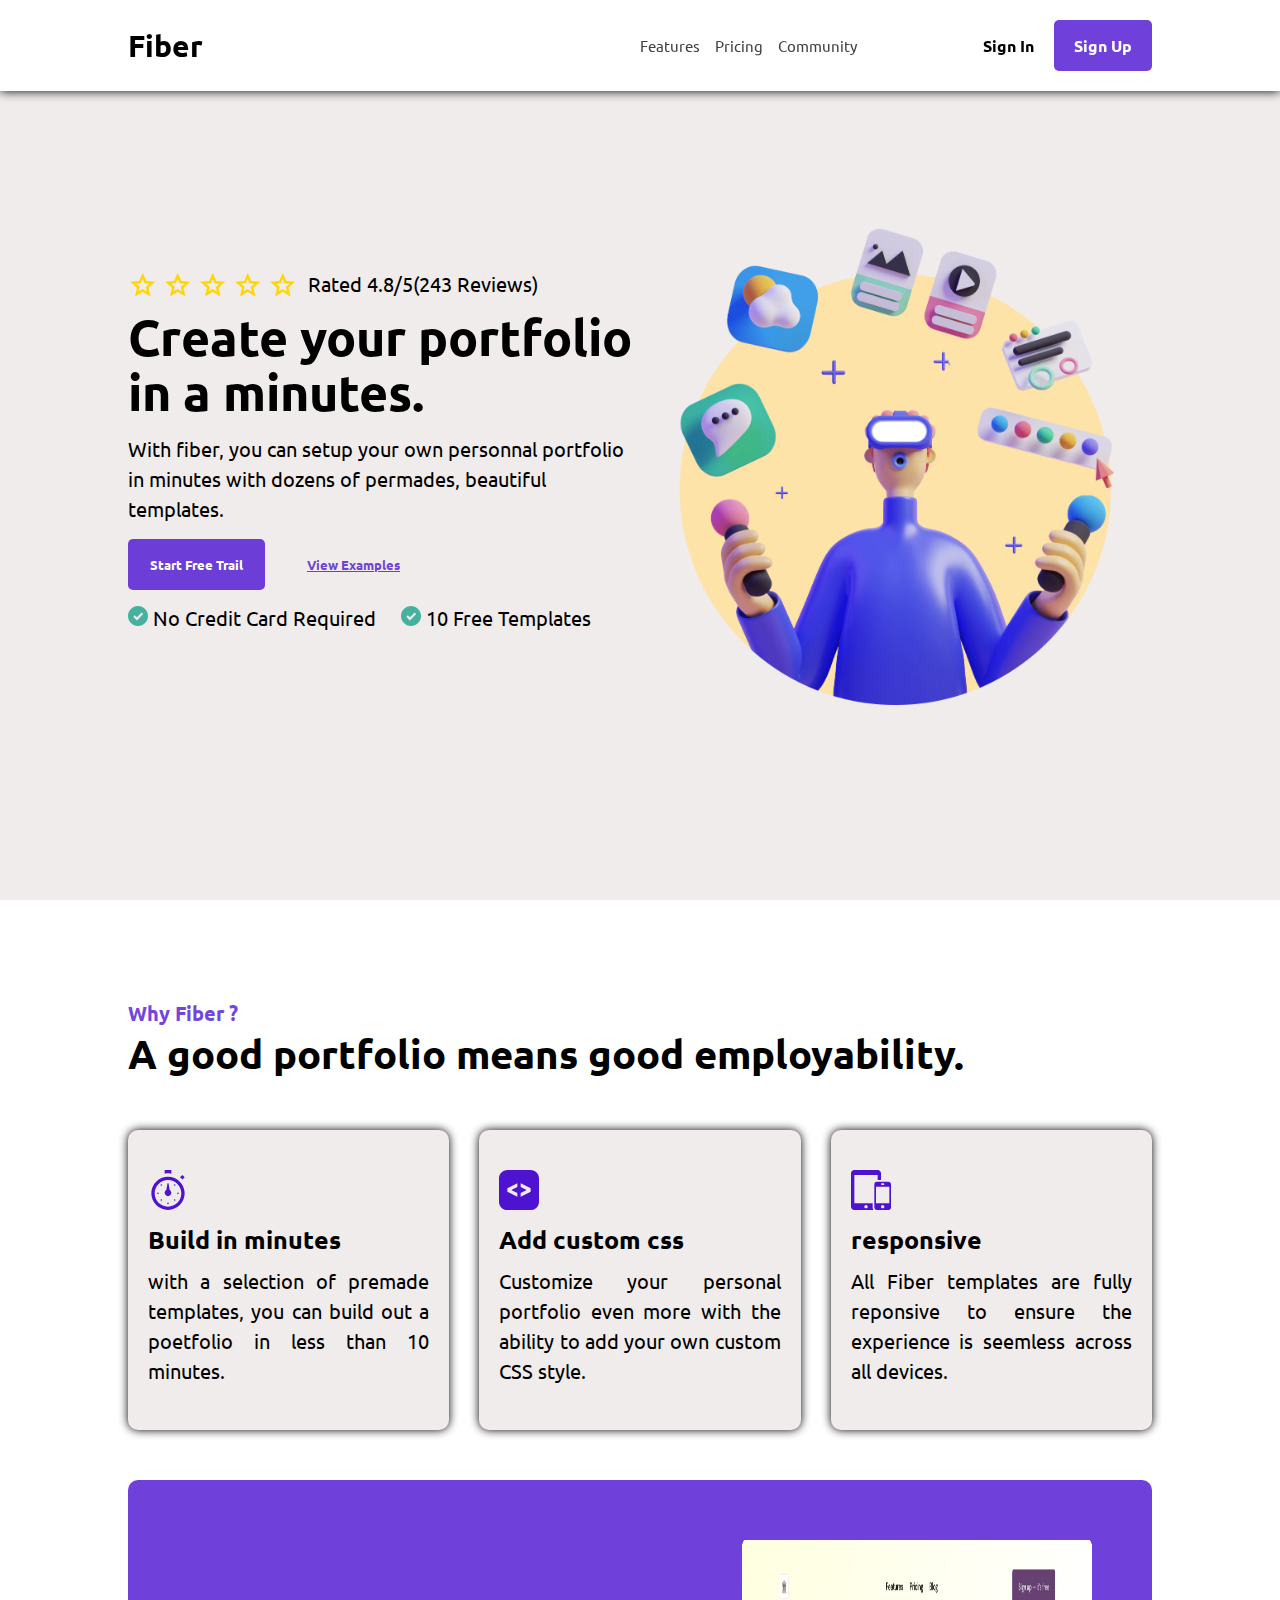
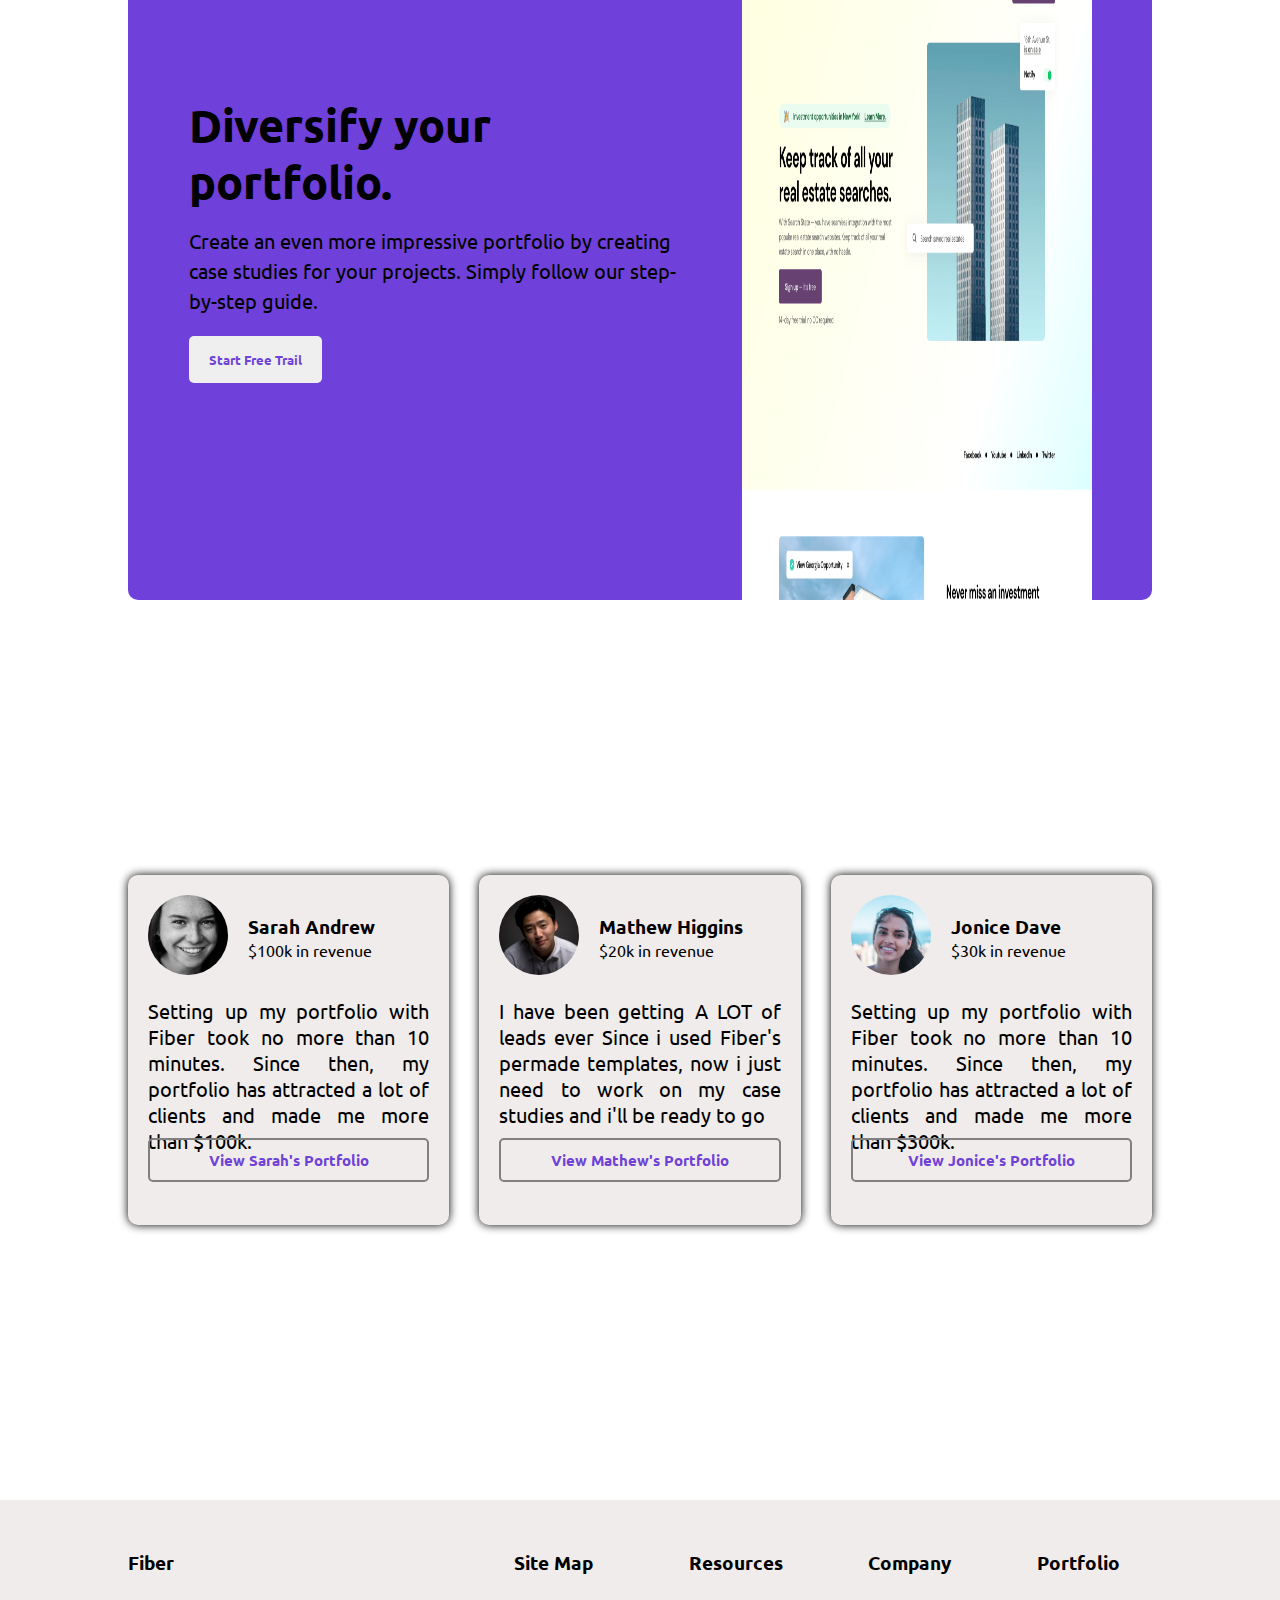
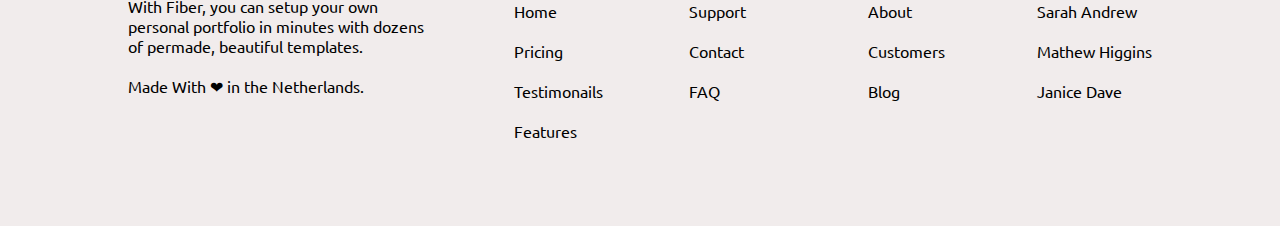
<file: index.html>
<!DOCTYPE html>
<html lang="en">
  <head>
    <meta charset="UTF-8" />
    <meta http-equiv="X-UA-Compatible" content="IE=edge" />
    <meta name="viewport" content="width=device-width, initial-scale=1.0" />
    <title>fiber App</title>
    <!-- csslink -->
    <link rel="stylesheet" href="index.css" />

    <!-- google -->
    <link
      rel="stylesheet"
      href="https://fonts.googleapis.com/css2?family=Material+Symbols+Outlined:opsz,wght,FILL,GRAD@48,400,1,0"
    />
  </head>
  <body>
    <!-- nav section -->
    <i class="bi bi-arrow-bar-down"></i>

    <nav>
      <div class="container nav-container">
        <div class="logo">
          <h1><a href="#homepage">fiber</a></h1>
        </div>
        <div class="links">
          <div class="navigators">
            <a href="#aboutpage" class="nav-el">features</a>
            <a href="#pricing" class="nav-el">pricing</a>
            <a href="#reviewspage" class="nav-el">community</a>
          </div>
          <div class="nav-btns">
            <a href="login.html" class="nav-el">sign in</a>
            <a href="login.html" class="nav-el">sign up</a>
          </div>
        </div>
        <!-- toggle menu -->
        <div class="menu-bar">
          <span class="material-symbols-outlined"> menu </span>
          <span class="material-symbols-outlined"> close </span>
        </div>
      </div>
    </nav>
    <div class="overlay"></div>
    <!-- nav section ends -->

    <!-- home section starts -->
    <div class="home" id="homepage">
      <div class="container home-container">
        <div class="txt-con">
          <div>
            <div class="rate">
              <div class="stars">
                <span class="material-symbols-outlined"> star </span>
                <span class="material-symbols-outlined"> star </span>
                <span class="material-symbols-outlined"> star </span>
                <span class="material-symbols-outlined"> star </span>
                <span class="material-symbols-outlined"> star </span>
              </div>
              <p>rated 4.8/5(243 reviews)</p>
            </div>
            <div class="txt">
              <h1>Create your portfolio in a minutes.</h1>
              <p>
                With fiber, you can setup your own personnal portfolio in
                minutes with dozens of permades, beautiful templates.
              </p>
              <div class="txt-btns">
                <button>start free trail</button>
                <button>view examples</button>
              </div>
              <ul>
                <li>
                  <span><img src="Assets/Checkmark.svg" alt="" /></span> no
                  credit card required
                </li>
                <li>
                  <span><img src="Assets/Checkmark.svg" alt="" /></span> 10 free
                  templates
                </li>
              </ul>
            </div>
          </div>
        </div>
        <div class="img">
          <img src="Assets/hero-Illustration.png" alt="" />
        </div>
      </div>
    </div>
    <!-- home section ends -->
    <!-- about section starts -->
    <div class="about" id="aboutpage">
      <div class="container about-container">
        <span class="header-title"> why fiber ? </span>
        <h2>A good portfolio means good employability.</h2>
        <div class="box-con">
          <!-- box-1 -->
          <div class="box">
            <div class="img">
              <img src="Assets/time.svg" alt="" />
            </div>
            <h3>Build in minutes</h3>
            <p>
              with a selection of premade templates, you can build out a
              poetfolio in less than 10 minutes.
            </p>
          </div>
          <!-- box-2 -->
          <div class="box">
            <div class="img">
              <img src="Assets/code.svg" alt="" />
            </div>

            <h3>Add custom css</h3>
            <p>
              Customize your personal portfolio even more with the ability to
              add your own custom CSS style.
            </p>
          </div>
          <!-- box-3 -->
          <div class="box">
            <div class="img">
              <img src="Assets/allSizes.svg" alt="" />
            </div>
            <h3>responsive</h3>
            <p>
              All Fiber templates are fully reponsive to ensure the experience
              is seemless across all devices.
            </p>
          </div>
        </div>
        <div class="portfolio-sample container" id="pricing">
          <div class="txt">
            <div>
              <h2>Diversify your portfolio.</h2>
              <p>
                Create an even more impressive portfolio by creating case
                studies for your projects. Simply follow our step-by-step guide.
              </p>
              <button>start free trail</button>
            </div>
          </div>
          <div class="img">
            <img src="Assets/Page Image.png" alt="" />
          </div>
        </div>
      </div>
    </div>

    <!-- about section ends -->
    <!-- reviews starts -->

    <div class="reviews" id="reviewspage">
      <div class="container reviews-contanier">
        <!-- box 1 -->
        <div class="box">
          <div class="identity">
            <div class="img">
              <img src="Assets/User Avatar.svg" />
            </div>
            <div class="name">
              <h3>sarah Andrew</h3>
              <p>$100k in revenue</p>
            </div>
          </div>
          <div class="txt">
            <p>
              Setting up my portfolio with Fiber took no more than 10 minutes.
              Since then, my portfolio has attracted a lot of clients and made
              me more than $100k.
            </p>
          </div>
          <button>view sarah's portfolio</button>
        </div>

        <!-- box 2 -->
        <div class="box">
          <div class="identity">
            <div class="img">
              <img src="Assets/User Avatar 2.svg" />
            </div>
            <div class="name">
              <h3>mathew higgins</h3>
              <p>$20k in revenue</p>
            </div>
          </div>
          <div class="txt">
            <p>
              I have been getting A LOT of leads ever Since i used Fiber's
              permade templates, now i just need to work on my case studies and
              i'll be ready to go
            </p>
          </div>
          <button>view mathew's portfolio</button>
        </div>
        <!-- box 3 -->
        <div class="box">
          <div class="identity">
            <div class="img">
              <img src="Assets/User Avatar 32.svg" />
            </div>
            <div class="name">
              <h3>jonice dave</h3>
              <p>$30k in revenue</p>
            </div>
          </div>
          <div class="txt">
            <p>
              Setting up my portfolio with Fiber took no more than 10 minutes.
              Since then, my portfolio has attracted a lot of clients and made
              me more than $300k.
            </p>
          </div>
          <button>view jonice's portfolio</button>
        </div>
      </div>
    </div>
    <!-- review ends -->
    <!-- footer secton starts -->
    <footer>
      <div class="container footer-container">
        <div class="note">
          <h3>Fiber</h3>
          <p>
            With Fiber, you can setup your own personal portfolio in minutes
            with dozens of permade, beautiful templates.
            <br />
            <br />

            Made With ❤ in the Netherlands.
          </p>
        </div>
        <div class="footer-box">
          <h3>site map</h3>
          <a href="#">home</a>
          <a href="#">pricing</a>
          <a href="#">testimonails</a>
          <a href="#">features</a>
        </div>
        <div class="footer-box">
          <h3>resources</h3>
          <a href="#">support</a>
          <a href="#">contact</a>
          <a href="#">FAQ</a>
        </div>
        <div class="footer-box">
          <h3>company</h3>
          <a href="#">about</a>
          <a href="#">customers</a>
          <a href="#">blog</a>
        </div>
        <div class="footer-box">
          <h3>portfolio</h3>
          <a href="#">sarah andrew</a>
          <a href="#">mathew higgins</a>
          <a href="#">janice dave</a>
        </div>
      </div>
    </footer>
    <!-- footer secton ends -->

    <script src="index.js"></script>
  </body>
</html>
</file>
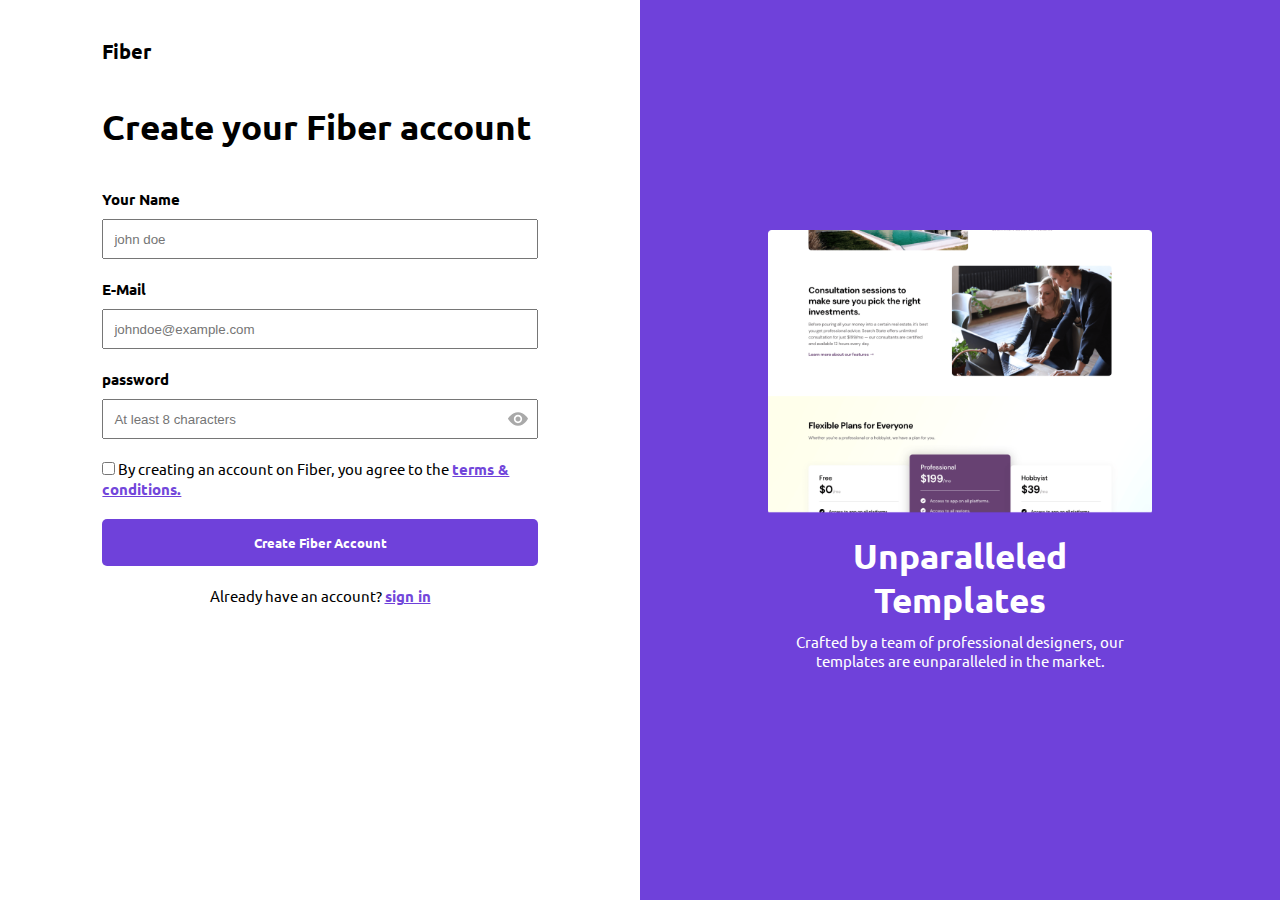
<file: login.html>
<!DOCTYPE html>
<html lang="en">
  <head>
    <meta charset="UTF-8" />
    <meta http-equiv="X-UA-Compatible" content="IE=edge" />
    <meta name="viewport" content="width=device-width, initial-scale=1.0" />
    <title>Fiber App</title>
    <link rel="stylesheet" href="index.css" />
  </head>
  <body>
    <div class="login">
      <div class="wrapper container">
        <form action="#">
          <div class="logo"><h1>Fiber</h1></div>
          <h2>Create your Fiber account</h2>
          <div class="inputs">
            <!-- box1 -->
            <div class="box">
              <h4>Your Name</h4>
              <input type="text" placeholder="john doe" required />
            </div>

            <!-- box2-->
            <div class="box">
              <h4>E-Mail</h4>
              <input type="text" placeholder="johndoe@example.com" required />
            </div>

            <!-- box1 -->
            <div class="box">
              <h4>password</h4>
              <input
                type="text"
                placeholder="At least 8 characters"
                minlength="8"
                class="password"
                required
              />
              <img src="Assets/hide password.svg" class="hide-password" />
            </div>
          </div>
          <p>
            <input type="checkbox" required /> By creating an account on Fiber,
            you agree to the
            <a href="#">terms & conditions.</a>
          </p>
          <button type="submit">Create Fiber Account</button>
          <p class="switch">Already have an account? <a href="#">sign in</a></p>
        </form>
        <div class="part2">
          <div class="img">
            <img src="Assets/Sign Up Image.png" />
          </div>
          <h3>Unparalleled Templates</h3>
          <p>
            Crafted by a team of professional designers, our templates are
            eunparalleled in the market.
          </p>
        </div>
      </div>
    </div>
    <script src="index.js"></script>
  </body>
</html>
</file>
<file: index.css>
@import url("https://fonts.googleapis.com/css2?family=Ubuntu:wght@300;400;500;700&display=swap");
* {
  padding: 0;
  margin: 0;
  box-sizing: border-box;
}
body {
  width: 100%;
  min-height: 100%;
  height: 100%;
  overflow-x: hidden;
  background: white;
  font-family: "Ubuntu", sans-serif;
}
html {
  scroll-behavior: smooth;
  scroll-padding-top: 80px;
}
html::-webkit-scrollbar {
  background: transparent;
  width: 10px;
}
html::-webkit-scrollbar-thumb {
  background: var(--thumb-color);
  /* border-radius: 5px; */
}
.container {
  width: 80%;
}
.remove {
  display: none;
}
button {
  font-family: "Ubuntu", sans-serif;
  text-transform: capitalize;
}
img {
  width: 100%;
  height: 100%;
}
:root {
  --btn-color: #4c13d1cd;
  --thumb-color: #5c34b9cd;
}
nav {
  width: 100%;
  padding: 20px 0;
  display: flex;
  align-items: center;
  justify-content: center;
  position: fixed;
  left: 0;
  top: 0;
  right: 0;
  background: white;
  box-shadow: 0 0 10px black;
  z-index: 100;
}
.overlay {
  display: none;
}
.menu-bar {
  display: none;
}
.nav-container {
  display: flex;
  align-items: center;
  justify-content: space-between;
}

.nav-container .logo h1 {
  text-transform: capitalize;
  font-size: 30px;
}

.nav-container .logo h1 a {
  text-decoration: none;
  color: black;
}

.nav-container .links {
  display: flex;
  align-items: center;
  width: 50%;
  justify-content: space-between;
}

.nav-container .links .navigators {
  display: flex;
  gap: 15px;
}

.nav-container .links .navigators a {
  text-decoration: none;
  text-transform: capitalize;
  font-size: 15px;
  color: rgb(65, 63, 63);
}

.nav-container .links .navigators a:hover {
  color: black;
}

.nav-container .links .nav-btns {
  display: flex;
  text-align: center;
  justify-content: center;
}

.nav-container .links .nav-btns a {
  text-decoration: none;
  color: black;
  font-weight: bold;
  padding: 15px 20px;
  text-transform: capitalize;
}
.nav-container .links .nav-btns a:nth-child(2) {
  background: var(--btn-color);
  color: white;
  border-radius: 5px;
}

/* ===============home section================ */
.home {
  display: flex;
  align-items: center;
  justify-content: center;
  width: 100%;
  min-height: 100vh;
  height: 100%;
  padding: 50px 0;
  background: rgb(241, 236, 236);
}
.home-container {
  display: flex;
}
.home-container .txt-con {
  width: 50%;
  display: flex;
  align-items: center;
  justify-content: center;
}

.home-container .txt-con > div .rate {
  display: flex;
  align-items: center;
  justify-content: flex-start;
  gap: 10px;
}
.home-container .txt-con > div .rate p {
  text-transform: capitalize;
  font-size: 20px;
}
.home-container .txt-con > div .rate .stars {
  display: flex;
  align-items: center;
  justify-content: center;
  gap: 5px;
}
.home-container .txt-con > div .rate .stars span {
  color: gold;
  font-size: 30px;
}
.home-container .txt-con > div .txt {
  margin-top: 10px;
  display: flex;
  flex-direction: column;
  gap: 15px;
}
.home-container .txt-con > div .txt h1 {
  font-size: 50px;
  line-height: 55px;
}
.home-container .txt-con > div .txt p {
  font-size: 20px;
  line-height: 30px;
}
.home-container .txt-con > div .txt .txt-btns {
  display: flex;
  align-items: center;
  gap: 20px;
}

.home-container .txt-con > div .txt .txt-btns button {
  padding: 15px 20px;
  outline: none;
  border: none;
  color: white;
  background: var(--btn-color);
  border-radius: 5px;
  font-weight: bold;
  text-transform: capitalize;
  transition: 400ms ease;
  border: 2px solid transparent;
}
.home-container .txt-con > div .txt .txt-btns button:hover {
  color: var(--btn-color);
  background: transparent;
  border: 2px solid var(--btn-color);
}

.home-container .txt-con > div .txt .txt-btns button:nth-child(2) {
  background: transparent;
  color: var(--btn-color);
  text-decoration: underline;
}

.home-container .txt-con > div .txt .txt-btns button:nth-child(2):hover {
  background: var(--btn-color);
  color: white;
  text-decoration: none;
}

.home-container .txt-con > div .txt ul {
  display: inline-flex;
  gap: 25px;
  align-items: center;
}
.home-container .txt-con > div .txt ul li {
  list-style: none;
  display: flex;
  align-items: center;
  justify-content: center;
  text-transform: capitalize;
  gap: 5px;
  font-size: 20px;
}
.home-container .txt-con > div .txt ul li span {
  width: 20px;
}

.home-container .img {
  display: flex;
  align-items: center;
  justify-content: center;
  width: 50%;
}

/* ================about section============== */
.about {
  display: flex;
  align-items: center;
  /* justify-content: center; */
  background: white;
  width: 100%;
  height: 100%;
  min-height: fit-content;
  flex-direction: column;
  padding: 100px 0 0 0;
}

.about-container .header-title {
  color: var(--btn-color);
  text-transform: capitalize;
  font-size: 20px;
  font-weight: bold;
}

.about-container h2 {
  font-size: 40px;
}
.about-container .box-con {
  display: flex;
  width: 100%;
  align-items: center;
  justify-content: center;
  gap: 30px;
  margin-top: 50px;
}

.about-container .box-con .box {
  width: 330px;
  height: 300px;
  background: rgb(241, 236, 236);
  padding: 40px 20px;
  border-radius: 10px;
  box-shadow: 0 0 10px black;
}
.about-container .box-con .box .img {
  width: 40px;
  margin-bottom: 10px;
}

.about-container .box-con .box h3 {
  font-size: 25px;
  padding-bottom: 10px;
}
.about-container .box-con .box p {
  font-size: 20px;
  text-align: justify;
  line-height: 30px;
}

.about-container .portfolio-sample {
  background: var(--btn-color);
  display: flex;
  margin-top: 50px;
  width: 100%;
  border-radius: 10px;
}
.about-container .portfolio-sample .txt {
  display: flex;
  align-items: center;
  justify-content: center;
  width: 60%;
  height: 80vh;
  overflow: hidden;
}
.about-container .portfolio-sample .txt > div {
  width: 80%;
}
.about-container .portfolio-sample .txt > div h2 {
  font-size: 45px;
  padding-bottom: 15px;
}
.about-container .portfolio-sample .txt > div p {
  font-size: 20px;
  padding-bottom: 20px;
  line-height: 30px;
}
.about-container .portfolio-sample .txt > div button {
  outline: none;
  border: none;
  padding: 15px 20px;
  border-radius: 5px;
  font-weight: bold;
  color: var(--btn-color);
}
.about-container .portfolio-sample .img {
  width: 40%;
  padding: 60px 60px 0 0;
}

/* reviews section starts */

.reviews {
  width: 100%;
  min-height: 100vh;
  height: 100%;
  display: flex;
  justify-content: center;
  align-items: center;
  flex-direction: column;
  padding: 70px 0;
}
.reviews-contanier {
  height: 100%;
  display: flex;
  align-items: center;
  justify-content: center;
  gap: 30px;
}
.reviews-contanier .box {
  width: 400px;
  height: 350px;
  display: flex;
  flex-direction: column;
  gap: 20px;
  padding: 20px;
  box-shadow: 0 0 10px black;
  border-radius: 10px;
  background: rgb(241, 236, 236);
}
.reviews-contanier .box .identity {
  display: flex;
  align-items: center;
  gap: 20px;
}
.reviews-contanier .box .identity .img {
  width: 80px;
}
.reviews-contanier .box .identity h3 {
  text-transform: capitalize;
}
.reviews-contanier .box .txt p {
  font-size: 20px;
  text-align: justify;
  height: 120px;
}
.reviews-contanier .box button {
  width: 100%;
  padding: 10px;
  border: 2px solid grey;
  background-color: transparent;
  border-radius: 5px;
  color: var(--btn-color);
  font-weight: bold;
  justify-content: flex-end;
  font-size: 15px;
}

/* reviews section ends */
/*

/* footer section */
footer {
  display: flex;
  justify-content: center;
  height: 100%;
  min-height: fit-content;
  width: 100%;
  padding: 50px 0 80px 0;
  background: rgb(241, 236, 236);
}
.footer-container {
  display: flex;
  justify-content: space-between;
  height: 100%;
}
.footer-container .note {
  max-width: 300px;
}
.footer-container .note h3 {
  margin-bottom: 20px;
}
.footer-container .footer-box {
  display: flex;
  flex-direction: column;
  gap: 10px;
}
.footer-container .footer-box h3 {
  margin-bottom: 10px;
  text-transform: capitalize;
}
.footer-container .footer-box a {
  text-decoration: none;
  color: black;
  text-transform: capitalize;
  padding: 5px 0;
}

/* login section starts */
.login {
  display: flex;
  justify-content: center;
  width: 100%;
  min-height: 100vh;
  height: 100%;
}
.login .wrapper {
  display: flex;
  width: 100%;
}
.login .wrapper form {
  width: 50%;
  padding: 3% 8%;
}
.login .wrapper form .logo {
  margin-bottom: 40px;
}

.login .wrapper form .logo h1 {
  font-size: 20px;
}

.login .wrapper form h2 {
  font-size: 35px;
}
.login .wrapper form .inputs {
  width: 100%;
  display: flex;
  flex-direction: column;
  gap: 20px;
  margin-top: 40px;
  margin-bottom: 20px;
}
.login .wrapper form .inputs .box {
  width: 100%;
  position: relative;
}
.login .wrapper form .inputs .box h4 {
  font-size: 15px;
  padding-bottom: 10px;
}

.login .wrapper form .inputs .box input {
  width: 100%;
  height: 40px;
  padding: 10px;
  outline: none;
}
.login .wrapper form .inputs .box img {
  width: 20px;
  top: 15px;
  right: 10px;
  position: absolute;
}

.login .wrapper form p {
  font-size: 15px;
}
.login .wrapper form p input {
  accent-color: var(--btn-color);
}
.login .wrapper form p a {
  font-weight: bold;
  color: var(--btn-color);
}

.login .wrapper form button {
  width: 100%;
  color: white;
  background: var(--btn-color);
  outline: none;
  border: none;
  border-radius: 5px;
  padding: 15px 0;
  margin: 20px 0;
  font-weight: bold;
}
.login .wrapper form .switch {
  text-align: center;
}
.login .wrapper .part2 {
  width: 50%;
  display: flex;
  flex-direction: column;
  align-items: center;
  justify-content: center;
  background: var(--btn-color);
  padding: 0 10%;
}
.login .wrapper .part2 h3 {
  font-size: 35px;
  padding: 20px 0 10px 0;
  color: white;
  text-align: center;
}
.login .wrapper .part2 p {
  color: white;
  font-size: 15px;
  text-align: center;
}
/* login section ends */

@media (max-width: 1024px) {
  .nav-container .links .nav-btns a {
    padding: 10px 20px;
  }
  .nav-container .links {
    width: 60%;
  }
  .home {
    min-height: fit-content;
    padding: 100px 0;
  }
  .home-container .txt-con > div .rate .stars span {
    font-size: 15px;
  }
  .home-container .txt-con > div .rate p {
    font-size: 15px;
  }
  .home-container .txt-con > div .txt h1 {
    font-size: 40px;
    line-height: 40px;
  }
  .home-container .txt-con > div .txt p {
    font-size: 15px;
  }
  .home-container .txt-con > div .txt button {
    padding: 10px 20px;
  }

  .home-container .txt-con > div .txt ul li {
    font-size: 15px;
  }
  .home-container .txt-con > div .txt ul li span {
    width: 15px;
  }
  .about-container .box-con {
    flex-wrap: wrap;
  }
  .about-container .box-con .box {
    width: 250px;
    height: 300px;
  }
  .about-container .box-con .box h3 {
    font-size: 20px;
  }
  .about-container .box-con .box p {
    font-size: 15px;
    text-align: justify;
    line-height: 25px;
  }
  .about-container .portfolio-sample {
    min-height: fit-content;
  }
  .about-container .portfolio-sample .txt > div h2 {
    font-size: 30px;
  }
  .about-container .portfolio-sample .txt > div p {
    font-size: 20px;
  }
  .reviews-contanier {
    flex-wrap: wrap;
  }
  .reviews-contanier .box {
    width: 300px;
  }
  .reviews-contanier .box .txt p {
    font-size: 15px;
    line-height: 25px;
  }
}

@media (max-width: 768px) {
  .nav-container .links {
    flex-direction: column;
    width: 300px;
    position: fixed;
    top: 90px;
    right: 10px;
    box-shadow: 0 0 10px black;
    background: white;
    transform: translateX(150%);
    /* display: none; */
    transition: transform 500ms ease;
  }
  .nav-container .links.active {
    transform: translateX(0);
  }
  .overlay {
    width: 100%;
    height: 100%;
    position: fixed;
    top: 0;
    left: 0;
    background: rgba(0, 0, 0, 0.429);
    display: block;
    pointer-events: none;
    opacity: 0;
    transition: 400ms ease;
  }
  .overlay.active {
    opacity: 1;
    pointer-events: all;
  }
  .nav-container .links .navigators {
    flex-direction: column;
    align-items: center;
    justify-content: center;
    gap: 0;
    width: 100%;
    background: transparent;
  }
  .nav-container .links .navigators a {
    padding: 40px 0;
    width: 100%;
    display: flex;
    align-items: center;
    justify-content: center;
    box-shadow: inset 0 0 5px rgb(53, 52, 52);
    background: white;
  }

  .nav-container .links .nav-btns {
    flex-direction: column;
    gap: 0;
    width: 100%;
  }
  .nav-container .links .nav-btns a {
    width: 100% !important;
    padding: 40px 0;
    box-shadow: inset 0 0 5px rgb(53, 52, 52);
    background: white;
  }
  .nav-container .links .nav-btns a:nth-child(2) {
    width: 100% !important;
    padding: 40px 0 !important;
    box-shadow: inset 0 0 10px rgb(20, 20, 20);
    border-radius: 0 !important;
  }
  .menu-bar {
    display: block;

    cursor: pointer;
  }
  .menu-bar span {
    font-size: 30px;
  }
  .menu-bar span:nth-child(1) {
    display: block;
  }
  .menu-bar span:nth-child(2) {
    display: none;
  }
  .menu-bar.active span:nth-child(1) {
    display: none;
  }
  .menu-bar.active span:nth-child(2) {
    display: block;
  }
  /* home section */
  .home-container {
    flex-direction: column-reverse;
    margin-top: 60px;
  }

  .home-container .txt-con {
    width: 100%;
    margin-top: 30px;
  }
  .home-container .img {
    width: 100%;
  }
  .about-container .portfolio-sample .img {
    padding: 20px 20px 0 0;
  }
  .reviews-contanier .box {
    width: 400px;
  }
  .reviews-contanier .box .txt p {
    font-size: 20px;
  }
  .reviews-contanier .box button {
    font-size: 15px;
  }
  footer .footer-container {
    flex-wrap: wrap;
    gap: 20px;
  }
  .login .wrapper form h2 {
    font-size: 25px;
  }
  .login .wrapper .part2 h3 {
    font-size: 25px;
  }
}
@media (max-width: 500px) {
  .login .wrapper {
    flex-direction: column;
  }
  .login .wrapper form {
    width: 100%;
    padding: 10% 10%;
  }
  .login .wrapper .part2 {
    display: none;
  }
  .login .wrapper form .inputs {
    margin-top: 20px;
  }
}

@media (max-width: 425px) {
  .home-container .txt-con > div .txt h1 {
    font-size: 30px;
  }
  .home-container .txt-con > div .txt ul {
    flex-direction: column;
    align-items: flex-start;
    gap: 10px;
    margin-top: 10px;
  }
  .about-container .header-title {
    font-size: 15px;
  }
  .about-container h2 {
    font-size: 30px;
  }
  .about-container .portfolio-sample {
    flex-direction: column;
    padding: 20px;
    width: 100%;
    height: 100%;
    min-height: fit-content;
    gap: 20px;
  }
  .about-container .portfolio-sample .txt {
    width: 100%;
    justify-content: unset;
    align-items: unset;
    height: auto;
  }
  .about-container .portfolio-sample .txt > div p {
    font-size: 15px;
  }
  .about-container .portfolio-sample .txt > div {
    width: 100%;
    padding: 0;
  }
  .about-container .portfolio-sample .img {
    width: 100%;
    padding: 0 20px;
  }

  .reviews-contanier .box .txt p {
    font-size: 15px;
  }
}
@media (max-width: 320px) {
  .container {
    width: 90%;
  }

  .home-container .txt-con > div .rate p {
    font-size: 10px;
  }
  .home-container .txt-con > div .txt .txt-btns {
    flex-direction: column;
    gap: 10px;
    width: 100%;
  }
  .home-container .txt-con > div .txt .txt-btns button {
    width: 100%;
  }
  .about-container .portfolio-sample .txt > div h2 {
    font-size: 25px;
  }
  .about-container .portfolio-sample .txt > div p {
    font-size: 15px;
  }
  .about-container .portfolio-sample .txt > div button {
    width: 100%;
  }
  .about-container .portfolio-sample .img {
    width: 100%;
    padding: 0;
  }
  .footer-container .note h3 {
    margin-bottom: 10px;
  }
  .footer-container {
    flex-direction: column;
    gap: 30px !important;
  }
  .footer-container .footer-box h3 {
    margin-bottom: 0 !important;
  }
}
</file>
